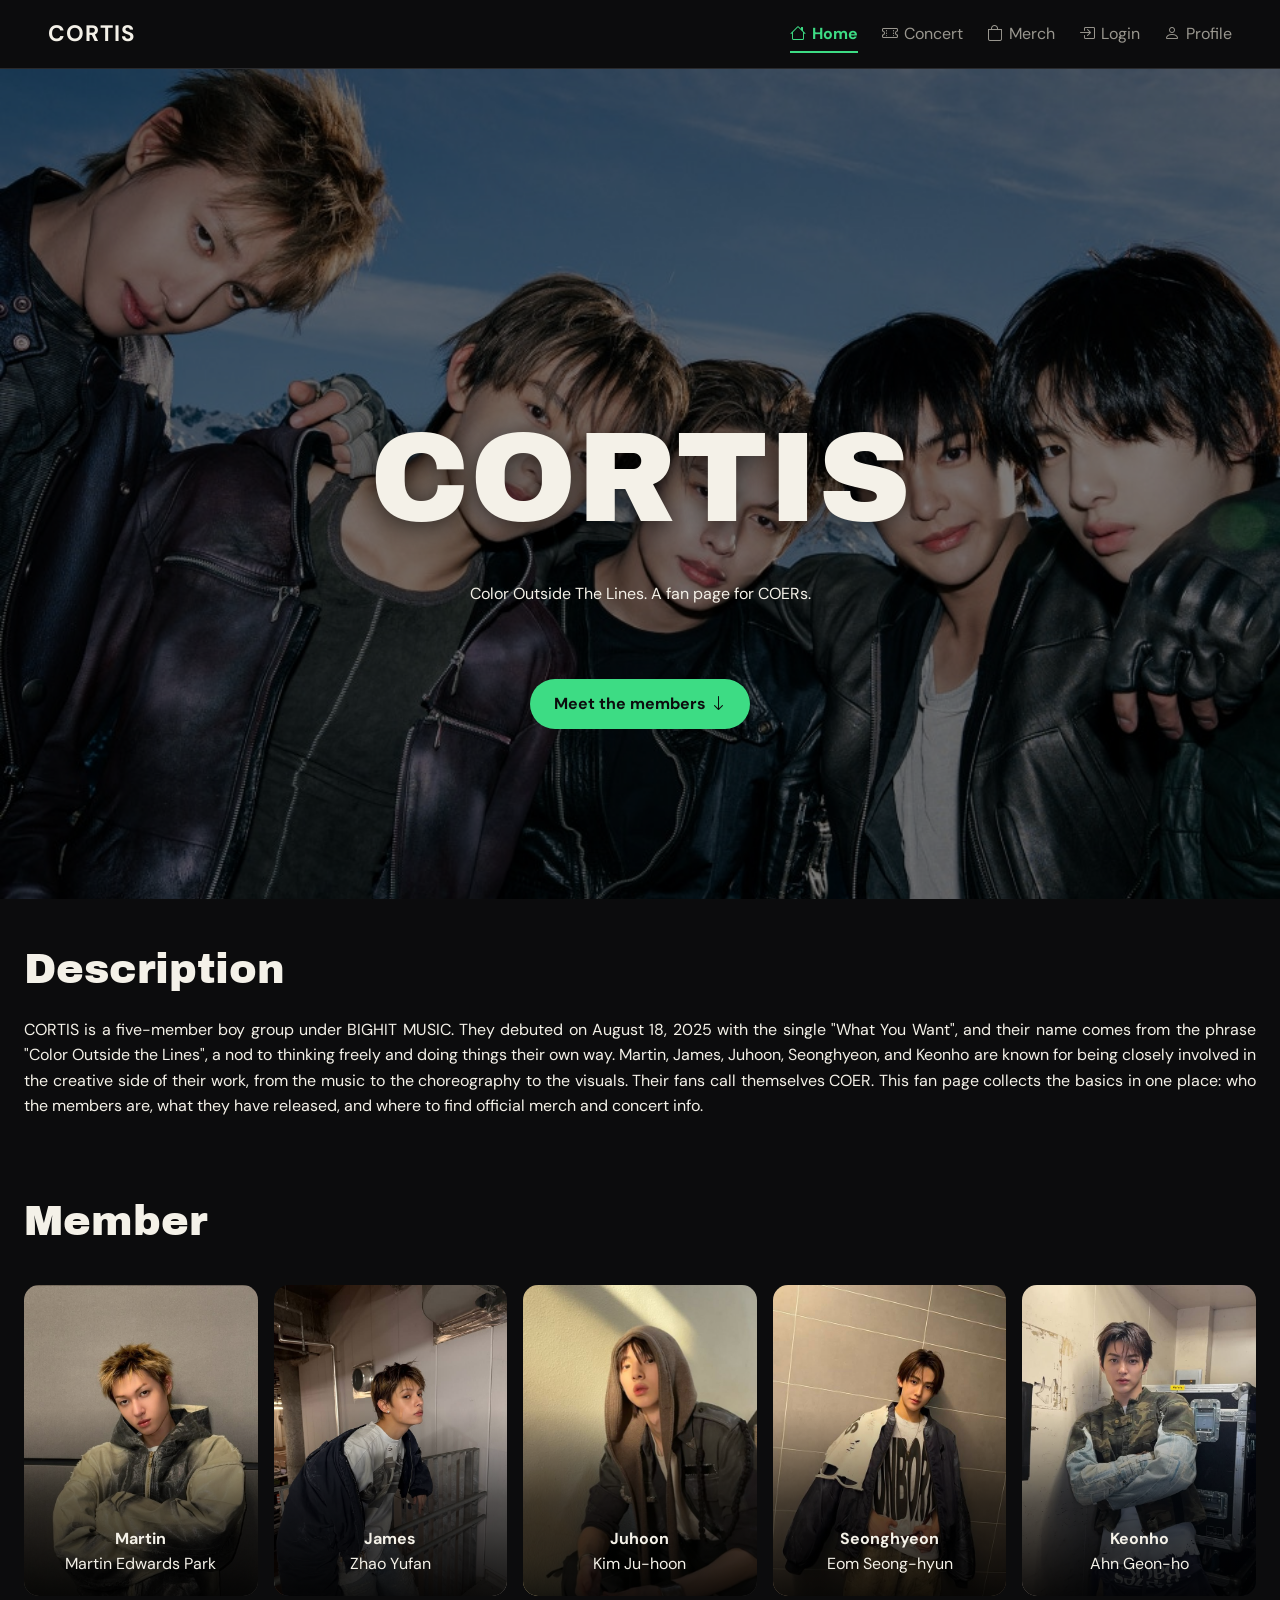
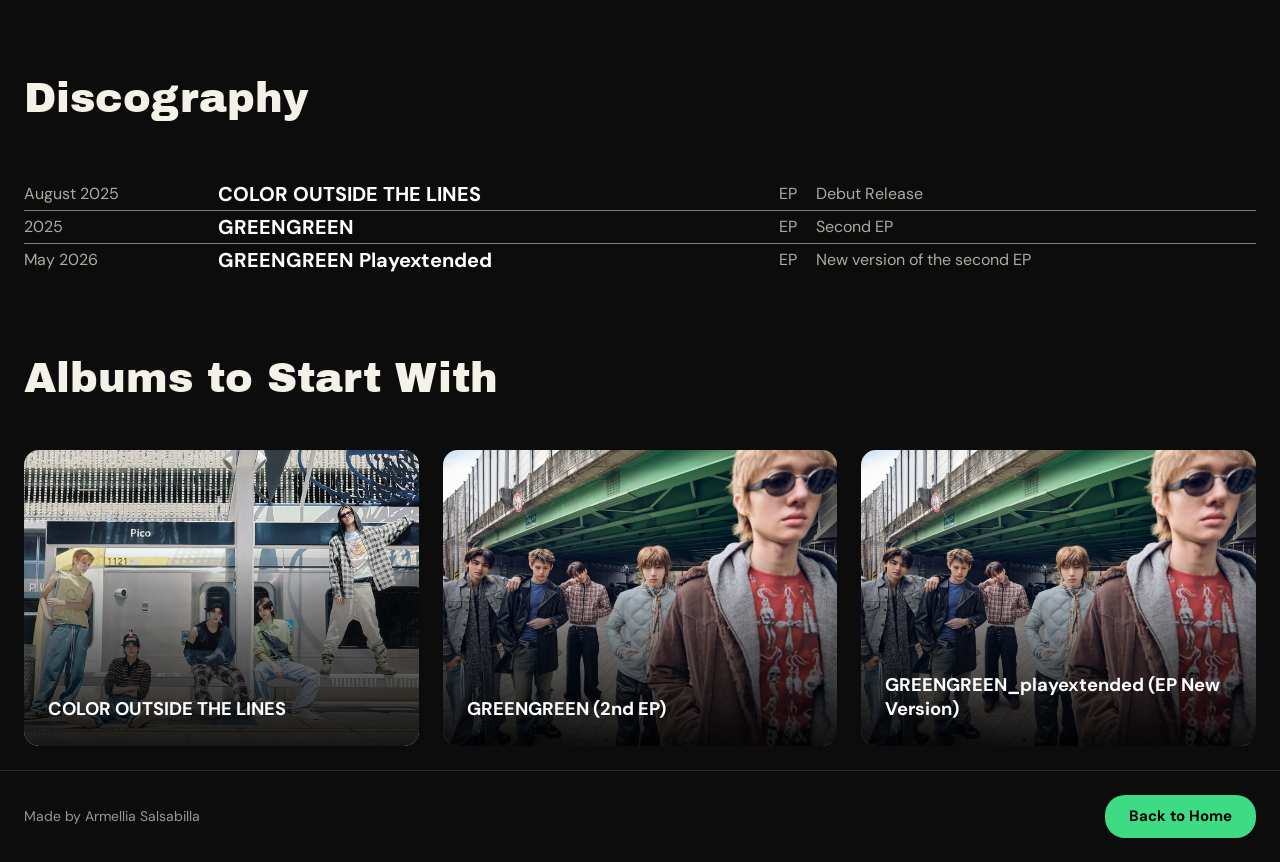
<file: index.html>
<!DOCTYPE html>
<html lang="id">
<head>
    <meta charset="UTF-8">
    <meta name="viewport" content="width=device-width, initial-scale=1.0">
    <title>Cortis</title>
    <link rel="icon" href="images/logo.png" type="image/png">
    <link rel="preconnect" href="https://fonts.googleapis.com">
    <link rel="preconnect" href="https://fonts.gstatic.com" crossorigin>
    <link rel="stylesheet" href="https://fonts.googleapis.com/css2?family=Archivo+Black&family=DM+Sans:wght@400;700&display=swap">
    <link rel="stylesheet" href="https://cdn.jsdelivr.net/npm/bootstrap-icons@1.11.3/font/bootstrap-icons.min.css">
    <link rel="stylesheet" href="css/style.css">
</head>
<body>
    <header class="navbar">
        <div class="header">
            <div class="left-header"><a href="#home">CORTIS</a></div>
            <nav class="right-navbar">
            <ul>
                <li class="home"><a href="index.html" aria-current="page"><i class="bi bi-house"></i> Home</a></li>
                <li class="home"><a href="concert.html"><i class="bi bi-ticket-perforated"></i> Concert</a></li>
                <li class="home"><a href="merch.html"><i class="bi bi-bag"></i> Merch</a></li>
                <li class="home"><a href="login.html"><i class="bi bi-box-arrow-in-right"></i> Login</a></li>
                <li class="home"><a href="profile.html"><i class="bi bi-person"></i> Profile</a></li>
            </ul>
        </nav>
        </div>
    </header>

    <div class="container">
        <main>
            <section class="hero" id="beranda">
                <img src="images/full-memb.jpeg" alt="Foto grup CORTIS">

                <div class="hero-panel hero-panel-left"></div>
                <div class="hero-panel hero-panel-right"></div>

                <div class="hero-content">
                    <h1>CORTIS</h1>
                    <p>Color Outside The Lines. A fan page for COERs.</p>
                    <a class="btn" href="#anggota">Meet the members <i class="bi bi-arrow-down"></i></a>
                </div>
            </section>

            <section class="deskripsi">
                <h3>Description</h3>
                <p>CORTIS is a five-member boy group under BIGHIT MUSIC. They debuted on August 18, 2025 with the single "What You Want", and their name comes from the phrase "Color Outside the Lines", a nod to thinking freely and doing things their own way. Martin, James, Juhoon, Seonghyeon, and Keonho are known for being closely involved in the creative side of their work, from the music to the choreography to the visuals. Their fans call themselves COER. This fan page collects the basics in one place: who the members are, what they have released, and where to find official merch and concert info.</p>
            </section>

            <section class="member" id="anggota">
                <h3>Member</h3>
                <div class="card-member">
                    <div class="card-martin">
                        <img src="images/martin.jpg" alt="Martin">
                        <strong>Martin</strong>
                        <span>Martin Edwards Park</span>
                    </div>
                    <div class="card-james">
                        <img src="images/james.jpg" alt="">
                        <strong>James</strong>
                        <span>Zhao Yufan</span>
                    </div>
                    <div class="card-juhoon">
                        <img src="images/juhoon.jpg" alt="">
                        <strong>Juhoon</strong>
                        <span>Kim Ju-hoon</span>
                    </div>
                    <div class="card-eom">
                        <img src="images/sean.jpg" alt="">
                        <strong>Seonghyeon</strong>
                        <span>Eom Seong-hyun</span>
                    </div>
                    <div class="card-keonho">
                        <img src="images/keonho.jpg" alt="">
                        <strong>Keonho</strong>
                        <span>Ahn Geon-ho</span>
                    </div>
                </div>
            </section>

            <section class="diskografi" id="diskografi">
                <h3>Discography</h3>
                <div class="table-wrap">
                    <table rules="rows">
                        <tbody>
                            <tr>
                                <td>August 2025</td>
                                <td class="color-outside-the-lines">COLOR OUTSIDE THE LINES</td>
                                <td>EP</td>
                                <td>Debut Release</td>
                            </tr>
                            <tr>
                                <td>2025</td>
                                <td class="greengreen">GREENGREEN</td>
                                <td>EP</td>
                                <td>Second EP</td>
                            </tr>
                            <tr>
                                <td>May 2026</td>
                                <td class="greengreen-new">GREENGREEN Playextended</td>
                                <td>EP</td>
                                <td>New version of the second EP</td>
                            </tr>
                        </tbody>
                    </table>
                </div>
            </section>

            <section class="album">
                <h3>Albums to Start With</h3>
                <div class="card-cortis">
                    <img src="images/album-1.jpg" alt="Cover COLOR OUTSIDE THE LINES">
                    <div class="color-outside-the-lines">COLOR OUTSIDE THE LINES</div>
                </div>
                <div class="card-greengreen">
                    <img src="images/album-2.jpg" alt="Cover GREENGREEN">
                    <div class="greengreen">GREENGREEN (2nd EP)</div>
                </div>
                <div class="card-newgreengreen">
                    <img src="images/album-2.jpg" alt="Cover GREENGREEN Playextended">
                    <div class="greengreen-new">GREENGREEN_playextended (EP New Version)</div>
                </div>
            </section>
        </main>
    </div>

    <footer>
        <p>Made by Armellia Salsabilla</p>
        <a href="#home">Back to Home</a>
    </footer>

</body>
</html>
</file>
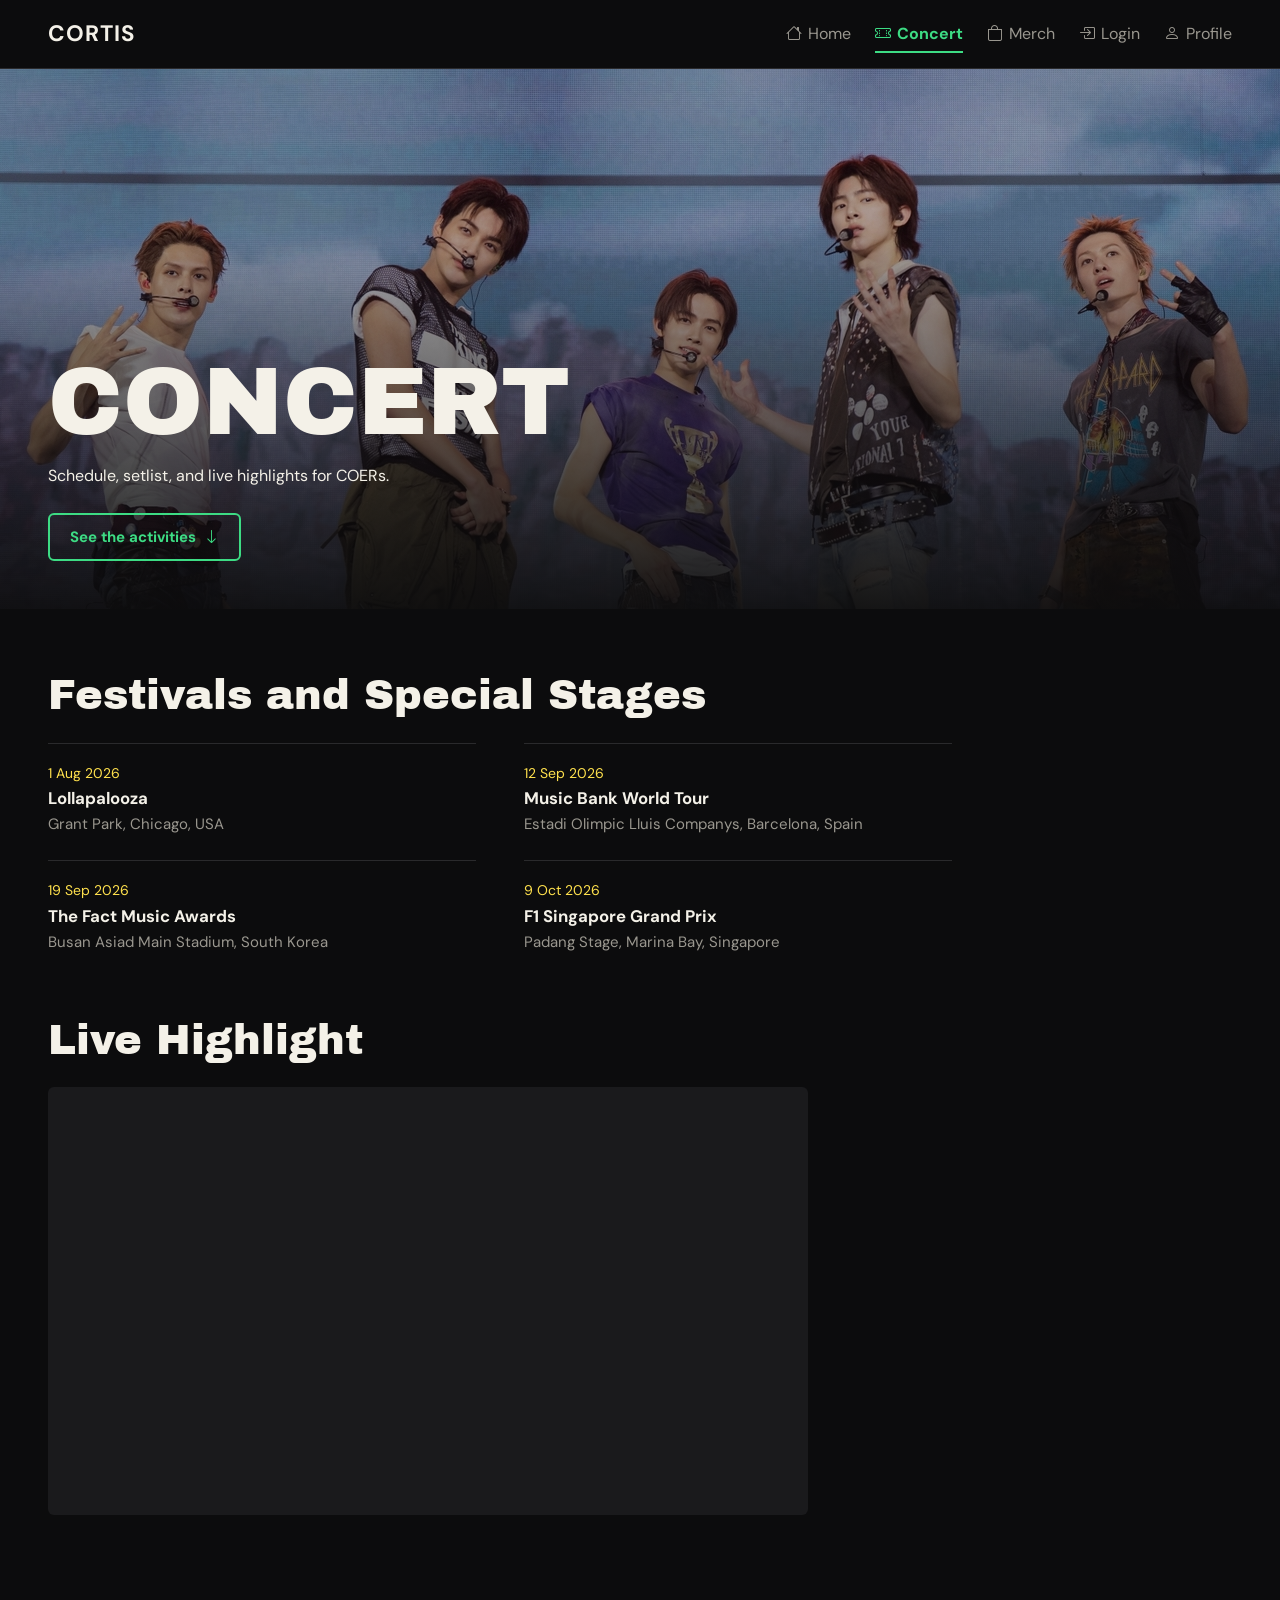
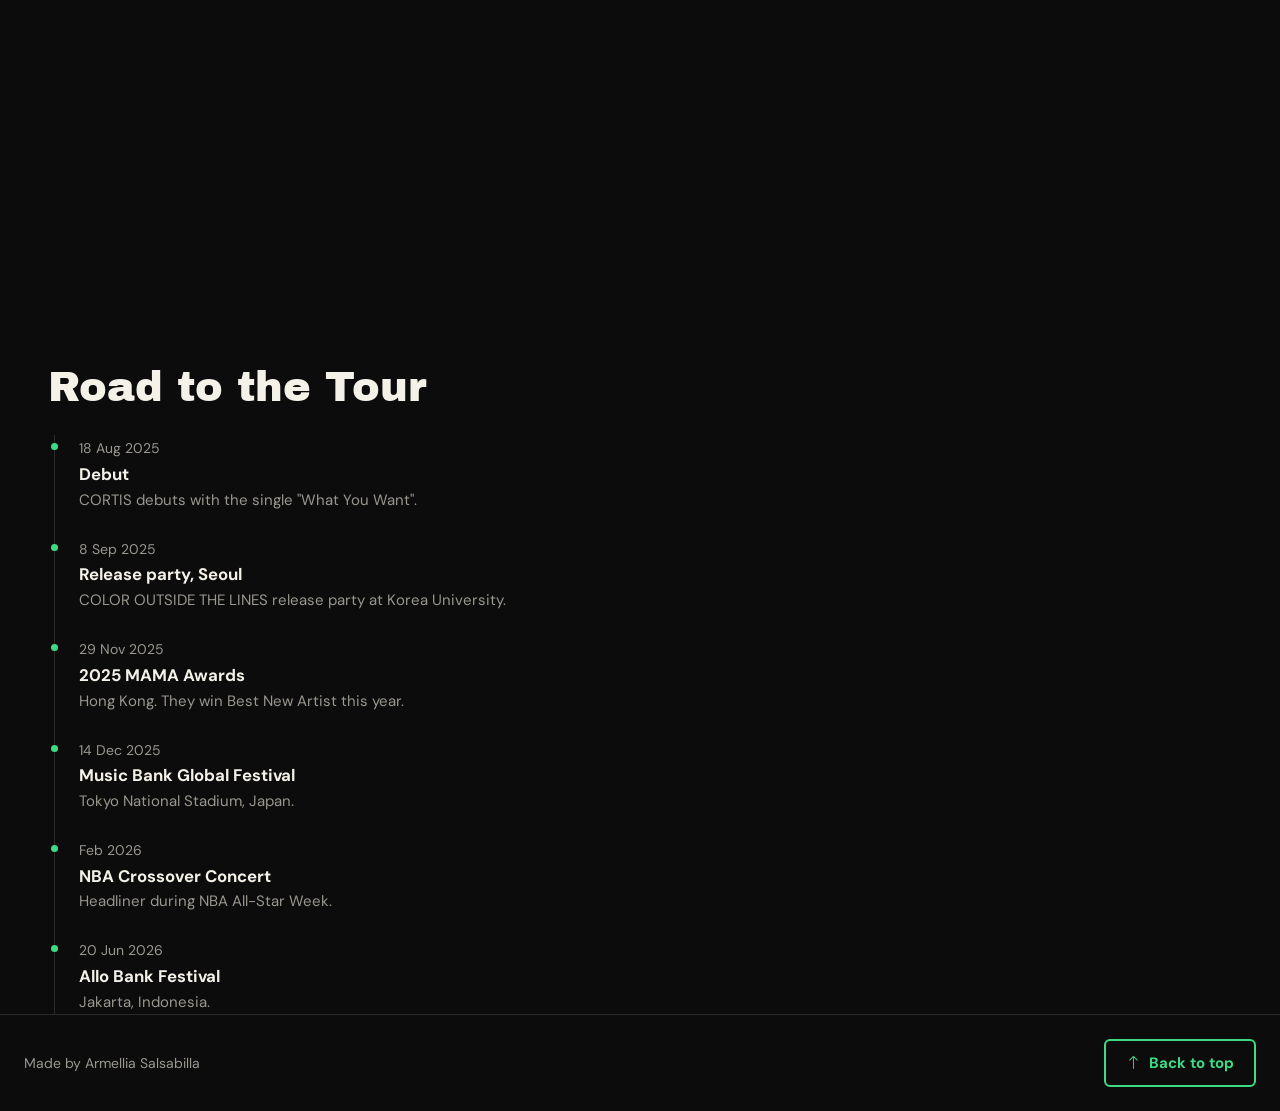
<file: concert.html>
<!DOCTYPE html>
<html lang="en">
<head>
    <meta charset="UTF-8">
    <meta name="viewport" content="width=device-width, initial-scale=1.0">
    <title>Concert - CORTIS Fan Page</title>
    <link rel="icon" href="images/logo.png" type="image/png">
    <link rel="preconnect" href="https://fonts.googleapis.com">
    <link rel="preconnect" href="https://fonts.gstatic.com" crossorigin>
    <link rel="stylesheet" href="https://fonts.googleapis.com/css2?family=Archivo+Black&family=DM+Sans:wght@400;700&display=swap">
    <link rel="stylesheet" href="https://cdn.jsdelivr.net/npm/bootstrap-icons@1.11.3/font/bootstrap-icons.min.css">
    <link rel="stylesheet" href="css/concert.css">
</head>
<body>
    <header class="navbar">
        <div class="header">
            <div class="left-header"><a href="index.html">CORTIS</a></div>
            <nav class="right-navbar">
                <ul>
                    <li class="home"><a href="index.html"><i class="bi bi-house"></i> Home</a></li>
                    <li class="home"><a href="concert.html" aria-current="page"><i class="bi bi-ticket-perforated"></i> Concert</a></li>
                    <li class="home"><a href="merch.html"><i class="bi bi-bag"></i> Merch</a></li>
                    <li class="home"><a href="login.html"><i class="bi bi-box-arrow-in-right"></i> Login</a></li>
                    <li class="home"><a href="profile.html"><i class="bi bi-person"></i> Profile</a></li>
                </ul>
            </nav>
        </div>
    </header>

    <main class="concert">
        <section class="hero" id="beranda">
            <img src="images/concert-1.jpg" alt="CORTIS performing on stage">
            <div class="hero-content">
                <h1>CONCERT</h1>
                <p>Schedule, setlist, and live highlights for COERs.</p>
                <a class="btn" href="#jadwal">See the activities <i class="bi bi-arrow-down"></i></a>
            </div>
        </section>

        <section class="block">
            <h3></i> Festivals and Special Stages</h3>
            <div class="festival-grid">
                <article class="fest">
                    <span class="date">1 Aug 2026</span>
                    <h4>Lollapalooza</h4>
                    <p>Grant Park, Chicago, USA</p>
                </article>
                <article class="fest">
                    <span class="date">12 Sep 2026</span>
                    <h4>Music Bank World Tour</h4>
                    <p>Estadi Olimpic Lluis Companys, Barcelona, Spain</p>
                </article>
                <article class="fest">
                    <span class="date">19 Sep 2026</span>
                    <h4>The Fact Music Awards</h4>
                    <p>Busan Asiad Main Stadium, South Korea</p>
                </article>
                <article class="fest">
                    <span class="date">9 Oct 2026</span>
                    <h4>F1 Singapore Grand Prix</h4>
                    <p>Padang Stage, Marina Bay, Singapore</p>
                </article>
            </div>
        </section>

        <section class="block highlight">
            <div class="video-box">
                <h3></i> Live Highlight</h3>
                <div class="video-frame">
                    <iframe width="560" height="315" src="https://www.youtube.com/embed/TXfeJT8bV1g?si=6T1ConFRs0tStrzX" title="YouTube video player" frameborder="0" allow="accelerometer; autoplay; clipboard-write; encrypted-media; gyroscope; picture-in-picture; web-share" referrerpolicy="strict-origin-when-cross-origin" allowfullscreen></iframe>
                </div>
                <div class="vide-frame">
                    <iframe width="560" height="315" src="https://www.youtube.com/embed/s_SlCF8iYhw?si=cNCibc0ZZ4ARyrL-" title="YouTube video player" frameborder="0" allow="accelerometer; autoplay; clipboard-write; encrypted-media; gyroscope; picture-in-picture; web-share" referrerpolicy="strict-origin-when-cross-origin" allowfullscreen></iframe>
                </div>
            </div>
        </section>

        <section class="block">
            <h3></i> Road to the Tour</h3>
            <ol class="timeline">
                <li><span>18 Aug 2025</span><h4>Debut</h4><p>CORTIS debuts with the single "What You Want".</p></li>
                <li><span>8 Sep 2025</span><h4>Release party, Seoul</h4><p>COLOR OUTSIDE THE LINES release party at Korea University.</p></li>
                <li><span>29 Nov 2025</span><h4>2025 MAMA Awards</h4><p>Hong Kong. They win Best New Artist this year.</p></li>
                <li><span>14 Dec 2025</span><h4>Music Bank Global Festival</h4><p>Tokyo National Stadium, Japan.</p></li>
                <li><span>Feb 2026</span><h4>NBA Crossover Concert</h4><p>Headliner during NBA All-Star Week.</p></li>
                <li><span>20 Jun 2026</span><h4>Allo Bank Festival</h4><p>Jakarta, Indonesia.</p></li>
            </ol>
        </section>
    </main>

    <footer>
        <p>Made by Armellia Salsabilla</p>
        <a href="#beranda"><i class="bi bi-arrow-up"></i> Back to top</a>
    </footer>
</body>
</html>
</file>
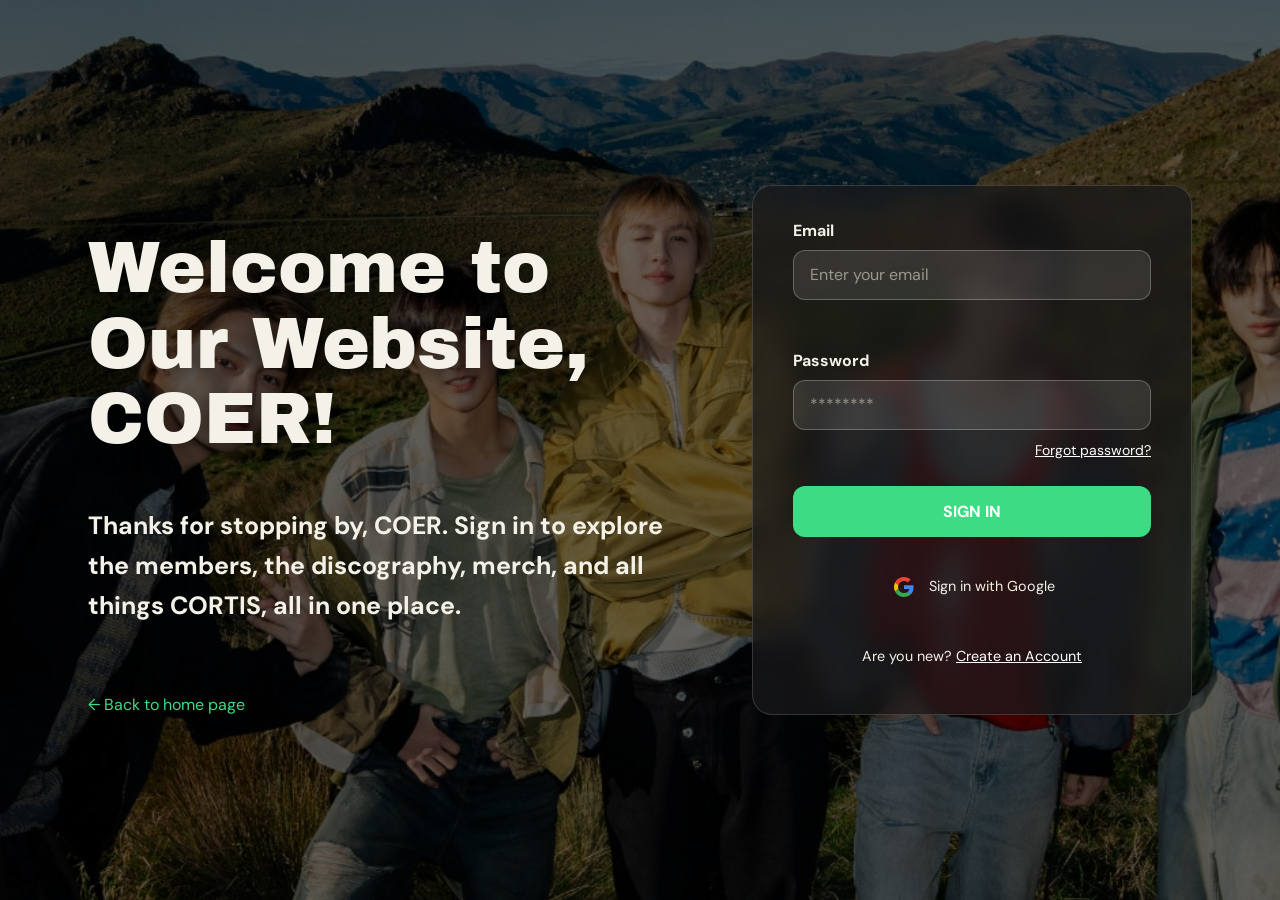
<file: login.html>
<!DOCTYPE html>
<html lang="id">
<head>
    <meta charset="UTF-8">
    <meta name="viewport" content="width=device-width, initial-scale=1.0">
    <title>Login</title>
    <link rel="preconnect" href="https://fonts.googleapis.com">
    <link rel="preconnect" href="https://fonts.gstatic.com" crossorigin>
    <link rel="stylesheet" href="https://fonts.googleapis.com/css2?family=Archivo+Black&family=DM+Sans:wght@400;700&display=swap">
    <link rel="stylesheet" href="css/login.css">
</head>
<body>
    <div class="background">
        <img src="images/fullmemb-2.jpeg" alt="">
    </div>

    <main class="container">
        <div class="card">
            <div class="welcome">
                <h1>Welcome to Our Website, COER!</h1>
                <h5>Thanks for stopping by, COER. Sign in to explore the members, the discography, merch, and all things CORTIS, all in one place.</h5>
                <a href="index.html">&larr; Back to home page</a>
            </div>

            <div class="card-login">
                <form class="form">
                    <div class="email">
                        <label for="email">Email</label>
                        <input type="email" id="email" placeholder="Enter your email">
                    </div>
                    <div class="password">
                        <label for="password">Password</label>
                        <input type="password" id="password" placeholder="********">
                        <a class="forgot" href="#">Forgot password?</a>
                    </div>
                    <button type="submit">SIGN IN</button>
                    <div class="sign-in">
                        <p>
                            <svg viewBox="0 0 48 48" aria-hidden="true">
                                <path fill="#EA4335" d="M24 9.5c3.54 0 6.71 1.22 9.21 3.6l6.85-6.85C35.9 2.38 30.47 0 24 0 14.62 0 6.51 5.38 2.56 13.22l7.98 6.19C12.43 13.72 17.74 9.5 24 9.5z"/>
                                <path fill="#4285F4" d="M46.98 24.55c0-1.57-.15-3.09-.38-4.55H24v9.02h12.94c-.58 2.96-2.26 5.48-4.78 7.18l7.73 6c4.51-4.18 7.09-10.36 7.09-17.65z"/>
                                <path fill="#FBBC05" d="M10.53 28.59c-.48-1.45-.76-2.99-.76-4.59s.27-3.14.76-4.59l-7.98-6.19C.92 16.46 0 20.12 0 24c0 3.88.92 7.54 2.56 10.78l7.97-6.19z"/>
                                <path fill="#34A853" d="M24 48c6.48 0 11.93-2.13 15.89-5.81l-7.73-6c-2.15 1.45-4.92 2.3-8.16 2.3-6.26 0-11.57-4.22-13.47-9.91l-7.98 6.19C6.51 42.62 14.62 48 24 48z"/>
                            </svg> Sign in with Google
                        </p>
                    </div>
                    <p class="signup">Are you new?&nbsp;<a href="#"> Create an Account</a></p>
                </form>
            </div>
        </div>
    </main>
</body>
</html>
</file>
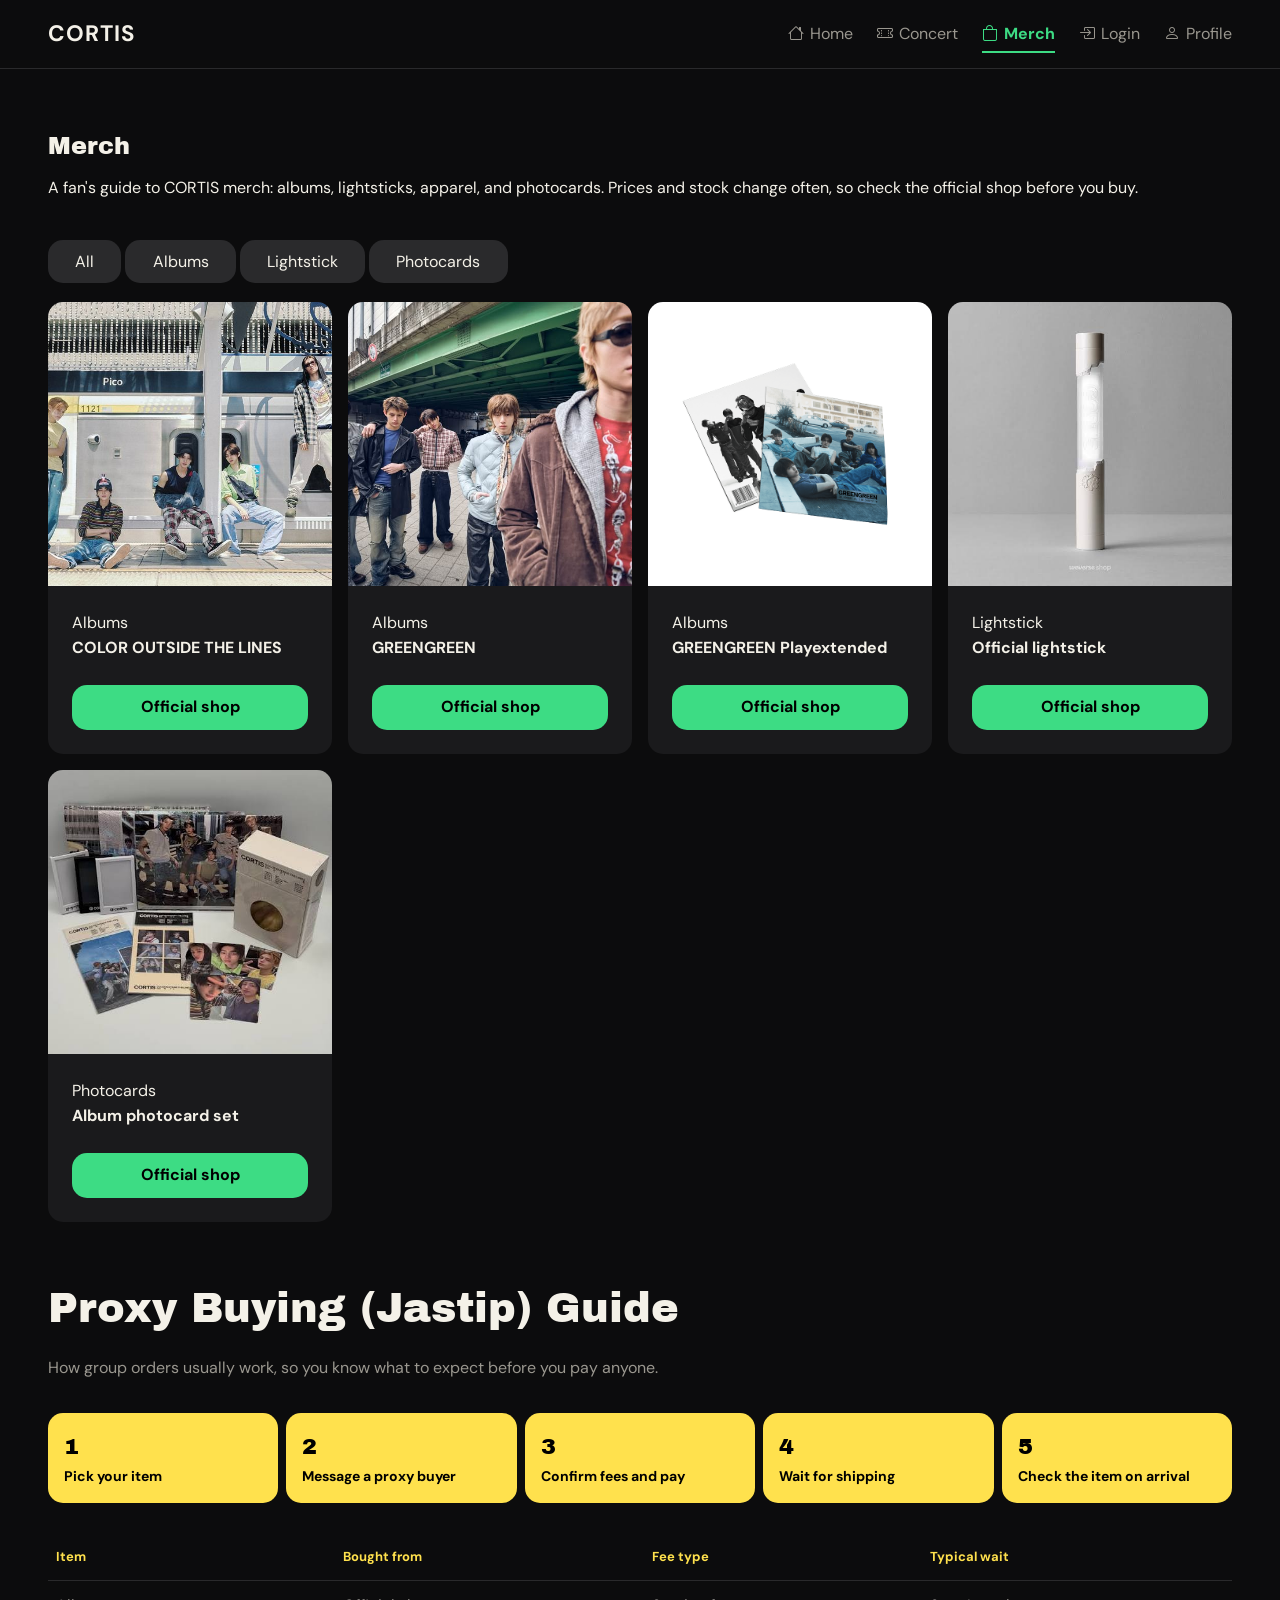
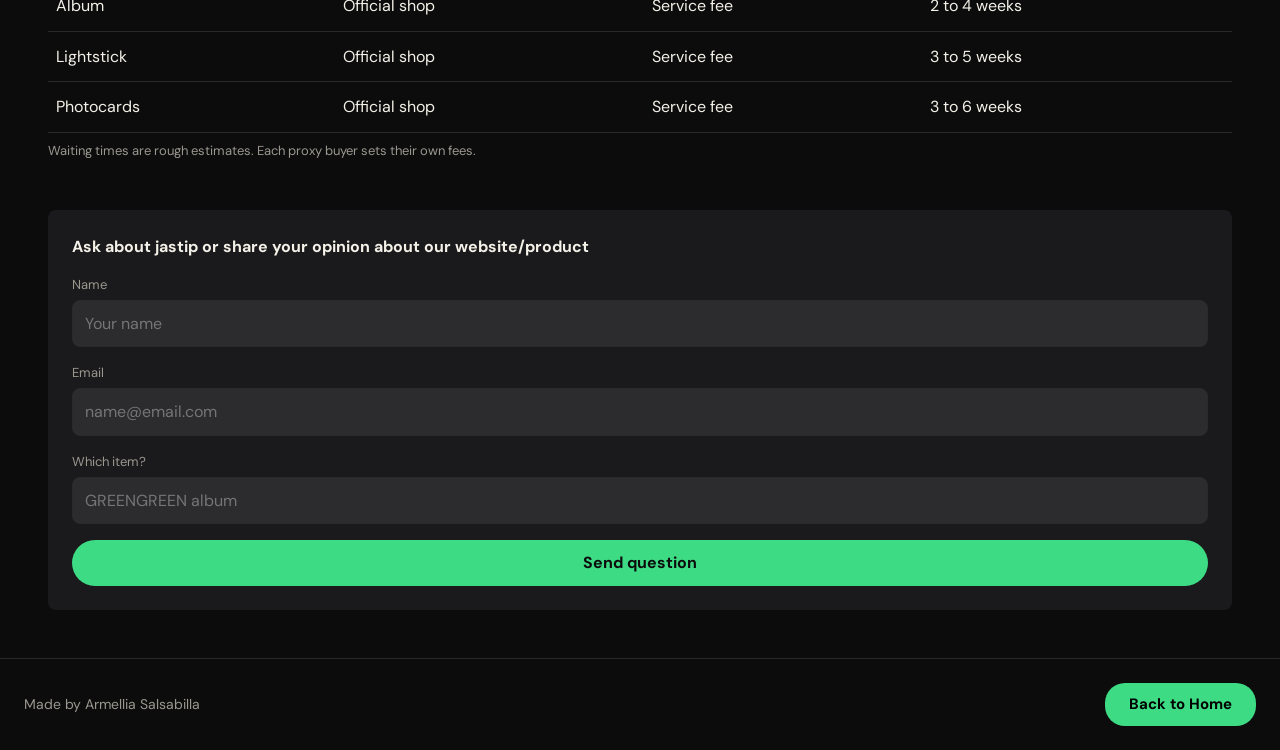
<file: merch.html>
<!DOCTYPE html>
<html lang="en">
  <head>
    <meta charset="UTF-8" />
    <meta name="viewport" content="width=device-width, initial-scale=1.0" />
    <title>Merch - CORTIS Fan Page</title>
    <link rel="icon" href="images/logo.png" type="image/png" />
    <link rel="preconnect" href="https://fonts.googleapis.com" />
    <link rel="preconnect" href="https://fonts.gstatic.com" crossorigin />
    <link rel="stylesheet" href="https://fonts.googleapis.com/css2?family=Archivo+Black&family=DM+Sans:wght@400;700&display=swap" />
    <link rel="stylesheet" href="https://cdn.jsdelivr.net/npm/bootstrap-icons@1.11.3/font/bootstrap-icons.min.css" />
    <link rel="stylesheet" href="css/merch.css" />
  </head>
  <body>
    <header class="navbar">
      <div class="header">
        <div class="left-header"><a href="index.html">CORTIS</a></div>
        <nav class="right-navbar">
          <ul>
            <li class="home"><a href="index.html"><i class="bi bi-house"></i> Home</a></li>
            <li class="home"><a href="concert.html"><i class="bi bi-ticket-perforated"></i> Concert</a></li>
            <li class="home"><a href="merch.html" aria-current="page"><i class="bi bi-bag"></i> Merch</a></li>
            <li class="home"><a href="login.html"><i class="bi bi-box-arrow-in-right"></i> Login</a></li>
            <li class="home"><a href="profile.html"><i class="bi bi-person"></i> Profile</a></li>
          </ul>
        </nav>
      </div>
    </header>

    <main class="merch">
      <section class="merch-info" id="katalog">
        <h1>Merch</h1>
        <p>
          A fan's guide to CORTIS merch: albums, lightsticks, apparel, and
          photocards. Prices and stock change often, so check the official shop
          before you buy.
        </p>

        <div class="chips">
          <label for="f-all">All</label>
          <label for="f-albums">Albums</label>
          <label for="f-lightstick">Lightstick</label>
          <label for="f-photocards">Photocards</label>
        </div>

        <div class="product-grid">
          <article class="product albums">
            <img src="images/album-1.jpg" alt="Cover COLOR OUTSIDE THE LINES" />
            <div class="product-body">
              <span>Albums</span>
              <h4>COLOR OUTSIDE THE LINES</h4>
              <a class="shop" href="https://shop.weverse.io" target="_blank" rel="noopener noreferrer">Official shop</a>
            </div>
          </article>

          <article class="product albums">
            <img src="images/album-2.jpg" alt="Cover GREENGREEN" />
            <div class="product-body">
              <span>Albums</span>
              <h4>GREENGREEN</h4>
              <a class="shop" href="https://shop.weverse.io" target="_blank" rel="noopener noreferrer">Official shop</a>
            </div>
          </article>

          <article class="product albums">
            <img src="images/greengreen_playextended.png" alt="Cover GREENGREEN Playextended" />
            <div class="product-body">
              <span>Albums</span>
              <h4>GREENGREEN Playextended</h4>
              <a class="shop" href="https://shop.weverse.io" target="_blank" rel="noopener noreferrer">Official shop</a>
            </div>
          </article>

          <article class="product lightstick">
            <div class="ph"><img src="images/lightstick.jpg" alt="Official CORTIS lightstick" /></div>
            <div class="product-body">
              <span>Lightstick</span>
              <h4>Official lightstick</h4>
              <a class="shop" href="https://shop.weverse.io" target="_blank" rel="noopener noreferrer">Official shop</a>
            </div>
          </article>

          <article class="product photocards">
            <div class="ph"><img src="images/photocards.jpg" alt="Album photocard set" /></div>
            <div class="product-body">
              <span>Photocards</span>
              <h4>Album photocard set</h4>
              <a class="shop" href="https://shop.weverse.io" target="_blank" rel="noopener noreferrer">Official shop</a>
            </div>
          </article>
        </div>
      </section>

      <section class="jastip" id="jastip">
        <h3>Proxy Buying (Jastip) Guide</h3>
        <p class="sub">
          How group orders usually work, so you know what to expect before you
          pay anyone.
        </p>

        <ol class="steps">
          <li><strong>1</strong>Pick your item</li>
          <li><strong>2</strong>Message a proxy buyer</li>
          <li><strong>3</strong>Confirm fees and pay</li>
          <li><strong>4</strong>Wait for shipping</li>
          <li><strong>5</strong>Check the item on arrival</li>
        </ol>

        <div class="table-wrap">
          <table>
            <thead>
              <tr>
                <th>Item</th>
                <th>Bought from</th>
                <th>Fee type</th>
                <th>Typical wait</th>
              </tr>
            </thead>
            <tbody>
              <tr>
                <td>Album</td>
                <td>Official shop</td>
                <td>Service fee</td>
                <td>2 to 4 weeks</td>
              </tr>
              <tr>
                <td>Lightstick</td>
                <td>Official shop</td>
                <td>Service fee</td>
                <td>3 to 5 weeks</td>
              </tr>
              <tr>
                <td>Photocards</td>
                <td>Official shop</td>
                <td>Service fee</td>
                <td>3 to 6 weeks</td>
              </tr>
            </tbody>
          </table>
        </div>
        <p class="note">
          Waiting times are rough estimates. Each proxy buyer sets their own
          fees.
        </p>

          <form class="ask" action="#">
            <h4>Ask about jastip or share your opinion about our website/product</h4>
            <label for="nama">Name</label>
            <input type="text" id="nama" placeholder="Your name" />
            <label for="email">Email</label>
            <input type="email" id="email" placeholder="name@email.com" />
            <label for="item">Which item?</label>
            <input type="text" id="item" placeholder="GREENGREEN album" />
            <button type="submit">Send question</button>
          </form>
        </div>
      </section>
    </main>

    <footer>
      <p>Made by Armellia Salsabilla</p>
      <a href="index.html">Back to Home</a>
    </footer>
  </body>
</html>
</file>
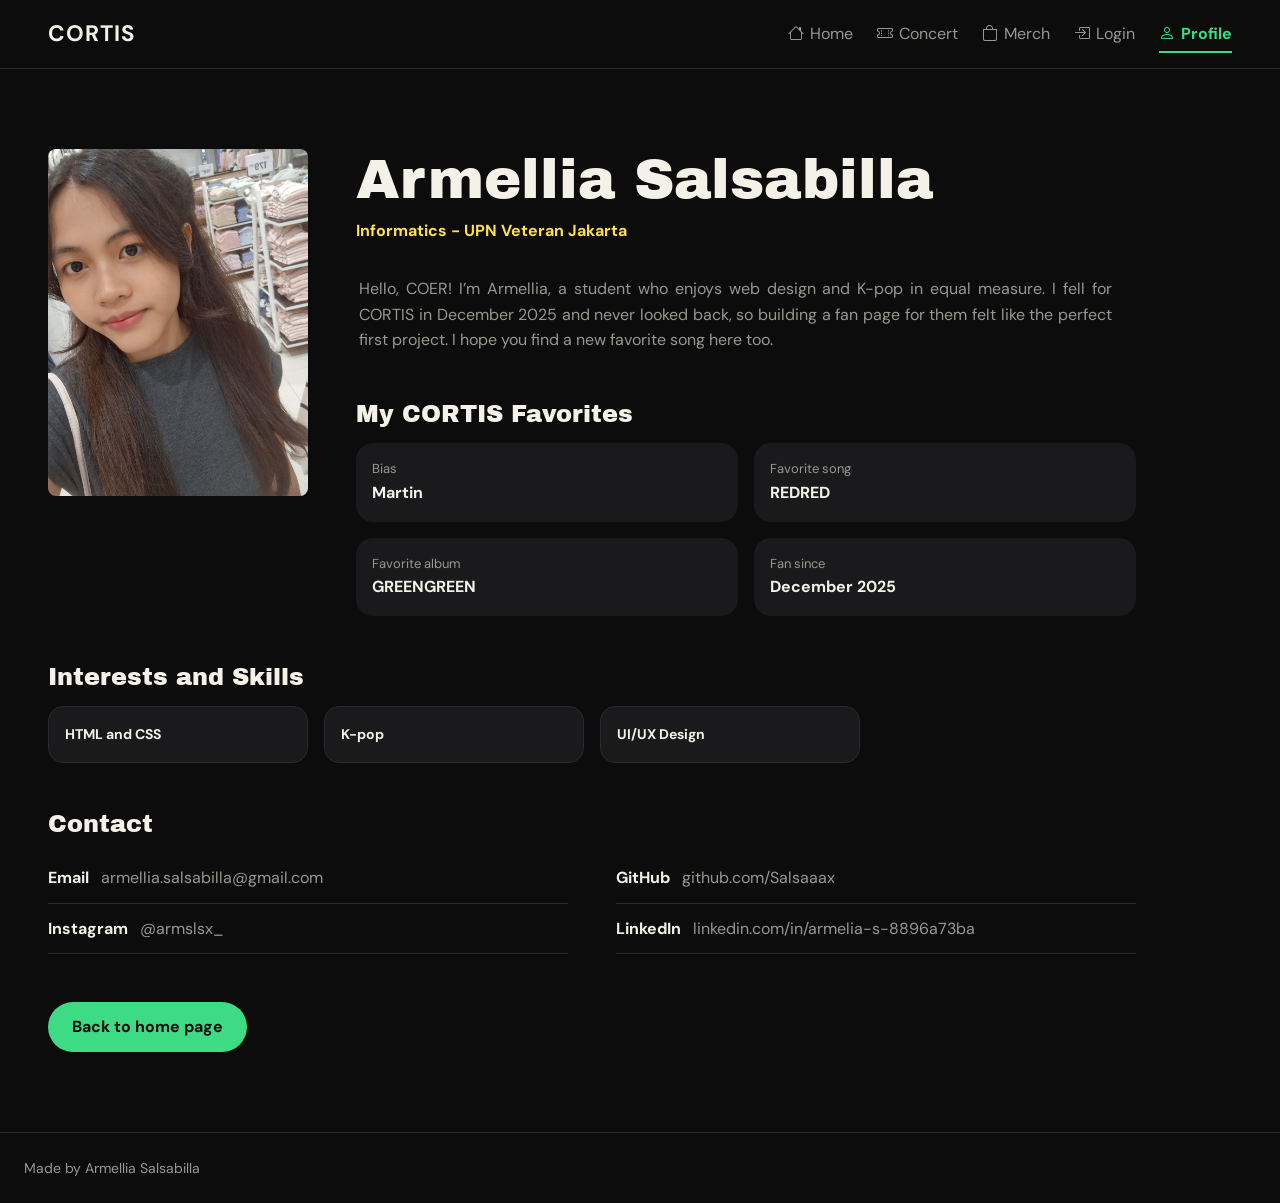
<file: profile.html>
<!DOCTYPE html>
<html lang="en">
<head>
    <meta charset="UTF-8">
    <meta name="viewport" content="width=device-width, initial-scale=1.0">
    <title>Profile - CORTIS Fan Page</title>
    <link rel="icon" href="images/logo.png" type="image/png">
    <link rel="preconnect" href="https://fonts.googleapis.com">
    <link rel="preconnect" href="https://fonts.gstatic.com" crossorigin>
    <link rel="stylesheet" href="https://fonts.googleapis.com/css2?family=Archivo+Black&family=DM+Sans:wght@400;700&display=swap">
    <link rel="stylesheet" href="https://cdn.jsdelivr.net/npm/bootstrap-icons@1.11.3/font/bootstrap-icons.min.css">
    <link rel="stylesheet" href="css/style.css">
    <link rel="stylesheet" href="css/profile.css">
</head>
<body>
    <header class="navbar">
        <div class="header">
            <div class="left-header"><a href="index.html">CORTIS</a></div>
            <nav class="right-navbar">
                <ul>
                    <li class="home"><a href="index.html"><i class="bi bi-house"></i> Home</a></li>
                    <li class="home"><a href="concert.html"><i class="bi bi-ticket-perforated"></i> Concert</a></li>
                    <li class="home"><a href="merch.html"><i class="bi bi-bag"></i> Merch</a></li>
                    <li class="home"><a href="login.html"><i class="bi bi-box-arrow-in-right"></i> Login</a></li>
                    <li class="home"><a href="profile.html" aria-current="page"><i class="bi bi-person"></i> Profile</a></li>
                </ul>
            </nav>
        </div>
    </header>

    <main>
        <section class="profil">
            <div class="foto">
                <img src="images/profil-amel.jpg" alt="Photo of Armellia Salsabilla">
            </div>

            <div class="data-diri">
                <div class="nama"><h1>Armellia Salsabilla</h1></div>
                <div class="prodi"><p>Informatics - UPN Veteran Jakarta</p></div>
                <div class="deskripsi">
                    <p>Hello, COER! I’m Armellia, a student who enjoys web design and K-pop in equal measure. I fell for CORTIS in December 2025 and never looked back, so building a fan page for them felt like the perfect first project. I hope you find a new favorite song here too.</p>
                </div>
                <div class="favorit">
                    <h2>My CORTIS Favorites</h2>
                    <dl>
                        <div><dt>Bias</dt><dd>Martin</dd></div>
                        <div><dt>Favorite song</dt><dd>REDRED</dd></div>
                        <div><dt>Favorite album</dt><dd>GREENGREEN</dd></div>
                        <div><dt>Fan since</dt><dd>December 2025</dd></div>
                    </dl>
                </div>
            </div>

            <div class="minat">
                <h2>Interests and Skills</h2>
                <ul>
                    <li>HTML and CSS</li>
                    <li>K-pop</li>
                    <li>UI/UX Design</li>
                </ul>
            </div>

            <div class="contact">
                <h2>Contact</h2>
                <ul>
                    <li><strong>Email</strong> <a href="mailto:armellia.salsabilla@gmail.com">armellia.salsabilla@gmail.com</a></li>
                    <li><strong>GitHub</strong> <a href="https://github.com/Salsaaax" target="_blank" rel="noopener noreferrer">github.com/Salsaaax</a></li>
                    <li><strong>Instagram</strong> <a href="https://instagram.com/armslsx_" target="_blank" rel="noopener noreferrer">@armslsx_</a></li>
                    <li><strong>LinkedIn</strong> <a href="https://linkedin.com/in/armelia-s-8896a73ba" target="_blank" rel="noopener noreferrer">linkedin.com/in/armelia-s-8896a73ba</a></li>
                </ul>
            </div>

            <a class="btn" href="index.html">Back to home page</a>

        </section>
    </main>

    <footer>
        <p>Made by Armellia Salsabilla</p>
    </footer>

</body>
</html>
</file>
<file: css/style.css>
:root {
  --bg:       #0c0c0d;
  --surface:  #1a1a1c;
  --line:     #2a2a2c;
  --text:     #f4f1e8;
  --text-dim: #9a978f;
  --yellow:   #ffe14d;
  --blue:     #2f4bff;
  --green:    #3ddc84;
  --rose:     #f0668c;
  --red:      #d9382b;

  --space-1: 8px;
  --space-2: 16px;
  --space-3: 24px;
  --space-4: 48px;
  --space-5: 80px;

  --radius: 8px;
  --container: 1000px;
}

*, *::before, *::after {
  box-sizing: border-box;
  margin: 0;
  padding: 0;
}

html {
  scroll-behavior: smooth;
  scroll-padding-top: 80px;
}

body {
  font-family: "DM Sans", Arial, sans-serif;
  font-size: 16px;
  line-height: 1.6;
  color: var(--text);
  background: var(--bg);
}

h1, h2, h3 {
  font-family: "Archivo Black", "Arial Black", sans-serif;
  font-weight: 400;
  line-height: 1.1;
}

h3 {                          
  font-size: clamp(1.8rem, 4vw, 2.6rem);
  margin-bottom: var(--space-3);
}

img { max-width: 100%; display: block; }
a { color: var(--green); }

.home a {
    display: flex;
    align-items: center;
    gap: 6px;
    color: var(--text-dim);
    text-decoration: none;
}

.home a:hover,
.home a:focus-visible { color: var(--green); }

.home a[aria-current="page"] {
    position: relative;
    color: var(--green);
    font-weight: 700;
}

.home a[aria-current="page"]::after {
    content: "";
    position: absolute;
    left: 0;
    right: 0;
    bottom: -6px;
    height: 2px;
    background: var(--green);
}

.btn,
footer a {
    display: inline-flex;
    align-items: center;
    gap: 8px;
}

h3 i {
    margin-right: 8px;
    color: var(--green);
}

.navbar {
    position: sticky;
    top: 0;
    z-index: 100;
    background: var(--bg);
    border-bottom: 1px solid var(--line);
    justify-content: center;
}

.hero {
    position: relative;
    min-height: 85vh;
    display: grid;
    place-items: center;
    overflow: hidden;
    background: var(--surface);
    min-height: calc(100vh - 70px);
}

.hero > img {
    position: absolute;       
    inset: 0;             
    width: 100%;
    height: 100%;
    object-fit: cover;   
    object-position: center 30%;        
    z-index: 0;
}

.hero-content {
    display: flex;
    justify-content: center;
    flex-direction: column;
    align-items: center;
    margin: 8rem;
    position: relative;
    z-index: 2;
    text-align: center;
    padding: 0 var(--space-2);
}

.hero-content h1 {
    padding-bottom: 2rem;
    font-size: clamp(3.5rem, 12vw, 8rem);
    text-shadow: 0 4px 24px rgba(0, 0, 0, 0.6);
}

.hero-content p {
    padding-bottom: 3rem;
}

.hero::before {
    content: "";
    position: absolute;
    inset: 0;
    background: rgba(0, 0, 0, 0.5);
    z-index: 1;
}

.header {
    display: flex;
    justify-content: space-between;
    align-items: center;
    padding: var(--space-2) var(--space-4);
}

.left-header a {
  font-size: 1.4rem;
  font-weight: 700;
  letter-spacing: 1px;
  color: var(--text);
  text-decoration: none;
}

.right-navbar ul {
  display: flex;
  gap: var(--space-3);
  list-style: none;
}

.home a {
  color: var(--text-dim);
  text-decoration: none;
}

.home a:hover,
.home a:focus-visible { color: var(--green); }

.btn {
  display: inline-block;
  margin-top: var(--space-3);
  padding: 12px 24px;
  background: var(--green);
  color: var(--bg);
  font-weight: 700;
  text-decoration: none;
  border-radius: 99px;
}

.btn:hover { background: var(--red); }

.deskripsi {
    padding-top: 3rem;
    padding-left: 1.5rem;
    padding-right: 1.5rem;
    text-align: justify;
}

.member {
    padding: 1.5rem;
    padding-top: 5rem;
}

.card-member {
    display: grid;
    justify-content: center;
    text-align: center;
    grid-template-columns: repeat(5, 1fr); 
    gap: var(--space-2);
    width: 100%;
    padding-top: 1rem;
}

.card-member > div {
    position: relative;
    display: flex;
    flex-direction: column;
    justify-content: flex-end;
    aspect-ratio: 3 / 4;
    overflow: hidden;
    border-radius: 15px;
    padding: 0;
}

.card-member > div::before {
    content: "";
    position: absolute;
    inset: 0;
    z-index: 1;
    background: linear-gradient(
        to top,
        rgba(0, 0, 0, 0.9) 0%,
        rgba(0, 0, 0, 0.6) 30%,
        transparent 60%
    );
}

.card-member img {
    grid-area: 1 / 1 / 4 / 2;
    width: 100%;
    height: 100%;
    position: absolute;
    object-fit: cover;
    object-position: center top;       
    transition: transform 0.3s;
    margin: 0;
}

.card-member strong,
.card-member span {
  position: relative;
  z-index: 2;
  display: block;
}

.card-member span { padding-bottom: 1.2rem; }

.diskografi {
    padding: 1.5rem;
    padding-top: 3.5rem;
    justify-content: center;
    width: 100%;
}

table {
    width: 100%;
    border-collapse: collapse;
}

.color-outside-the-lines, .greengreen, .greengreen-new {
    font-size: 20px;
    font-weight: bold;
    color: white;
}

.table-wrap {
    display: block;
    justify-content: center;
    align-items: center;
    width: 100%;
    padding-top: 2rem;
    overflow-x: auto;
    color: #adaaa0;
}

.album {
    display: grid;
    grid-template-columns: repeat(3, 1fr);
    gap: var(--space-3);
    padding: 1.5rem;
    padding-top: 3.5rem;
    cursor: pointer;
}

.album h3 { grid-column: 1 / -1; }

.album > div {
    position: relative;
    display: flex;
    flex-direction: column;
    justify-content: flex-end; 
    aspect-ratio: 4 / 3;   
    overflow: hidden;
    border-radius: 15px;
}

.album img {
    position: absolute;
    inset: 0;
    width: 100%;
    height: 100%;
    object-fit: cover;
    object-position: center;
    transition: transform 0.3s;
}

.album > div:hover img { transform: scale(1.05); }

.album > div::before {
    content: "";
    position: absolute;
    inset: 0;
    z-index: 1;
    background: linear-gradient(
        to top,
        rgba(0, 0, 0, 0.9) 0%,
        rgba(0, 0, 0, 0.5) 35%,
        transparent 65%
    );
}

.album .color-outside-the-lines,
.album .greengreen,
.album .greengreen-new {
    position: relative;
    z-index: 2;
    padding: var(--space-3);
    font-size: 1.15rem;
    line-height: 1.3;
}

footer {
    display: flex;
    justify-content: space-between;
    align-items: center;
    padding: var(--space-3) 0;
    border-top: 1px solid var(--line);
    color: var(--text-dim);
    font-size: 14px;
    padding-left: 1.5rem;
    padding-right: 1.5rem;
}

footer a {
    background: var(--green);
    border-radius: 20px;
    color: black;
    padding: 0.6rem 1.5rem;
    text-decoration: none;
    font-weight: bold;
    font-size: 15px;
}
</file>
<file: css/concert.css>
:root {
  --bg:       #0c0c0d;
  --surface:  #1a1a1c;
  --line:     #2a2a2c;
  --text:     #f4f1e8;
  --text-dim: #9a978f;
  --yellow:   #ffe14d;
  --blue:     #2f4bff;
  --green:    #3ddc84;
  --rose:     #f0668c;
  --red:      #d9382b;

  --space-1: 8px;
  --space-2: 16px;
  --space-3: 24px;
  --space-4: 48px;
  --space-5: 80px;

  --radius: 8px;
  --container: 1000px;
}

*, *::before, *::after {
  box-sizing: border-box;
  margin: 0;
  padding: 0;
}

html {
  scroll-behavior: smooth;
  scroll-padding-top: 80px;
}

body {
  font-family: "DM Sans", Arial, sans-serif;
  font-size: 16px;
  line-height: 1.6;
  color: var(--text);
  background: var(--bg);
}

h1, h2, h3 {
  font-family: "Archivo Black", "Arial Black", sans-serif;
  font-weight: 400;
  line-height: 1.1;
}

h3 {
  font-size: clamp(1.8rem, 4vw, 2.6rem);
  margin-bottom: var(--space-3);
}

img { max-width: 100%; display: block; }
a { color: var(--green); }

h3 i {
  margin-right: 8px;
  color: var(--green);
}

.navbar {
  position: sticky;
  top: 0;
  z-index: 100;
  background: var(--bg);
  border-bottom: 1px solid var(--line);
  justify-content: center;
}

.header {
  display: flex;
  justify-content: space-between;
  align-items: center;
  padding: var(--space-2) var(--space-4);
}

.left-header a {
  font-size: 1.4rem;
  font-weight: 700;
  letter-spacing: 1px;
  color: var(--text);
  text-decoration: none;
}

.right-navbar ul {
  display: flex;
  gap: var(--space-3);
  list-style: none;
}

.home a {
  display: flex;
  align-items: center;
  gap: 6px;
  color: var(--text-dim);
  text-decoration: none;
}

.home a:hover,
.home a:focus-visible { color: var(--green); }

.home a[aria-current="page"] {
  position: relative;
  color: var(--green);
  font-weight: 700;
}

.home a[aria-current="page"]::after {
  content: "";
  position: absolute;
  left: 0;
  right: 0;
  bottom: -6px;
  height: 2px;
  background: var(--green);
}

.btn,
footer a {
  display: inline-flex;
  align-items: center;
  gap: 8px;
  padding: 10px 20px;
  border: 2px solid var(--green);
  border-radius: 6px;
  background: transparent;
  color: var(--green);
  font-weight: 700;
  font-size: 15px;
  text-decoration: none;
  transition: background 0.15s, color 0.15s;
}

.btn:hover,
.btn:focus-visible,
footer a:hover,
footer a:focus-visible {
  background: var(--green);
  color: var(--bg);
}

.hero {
  position: relative;
  display: grid;
  align-items: end;
  justify-items: start;
  min-height: 60vh;
  overflow: hidden;
  background: var(--surface);
}

.hero > img {
  position: absolute;
  inset: 0;
  width: 100%;
  height: 100%;
  object-fit: cover;
  object-position: center 30%;
  z-index: 0;
}

.hero::before {
  content: "";
  position: absolute;
  inset: 0;
  background: linear-gradient(to top, rgba(12, 12, 13, 0.95) 0%, rgba(12, 12, 13, 0.3) 70%);
  z-index: 1;
}

.hero-content {
  position: relative;
  z-index: 2;
  padding: var(--space-4) 3rem;
  text-align: left;
}

.hero-content h1 {
  font-size: clamp(3rem, 9vw, 6rem);
  padding-bottom: var(--space-1);
}

.hero-content p {
  max-width: 40ch;
  padding-bottom: var(--space-3);
  color: var(--text);
}

.block {
  max-width: 1000px;
  padding: 4rem 3rem 0;
}

.note {
  max-width: 60ch;
  margin-bottom: var(--space-3);
  font-size: 15px;
  color: var(--text-dim);
}

.ticket-list {
  list-style: none;
  border-top: 1px solid var(--line);
}

.ticket {
  display: grid;
  grid-template-columns: 120px 1fr auto;
  align-items: center;
  gap: var(--space-3);
  padding: 1rem 0;
  border-bottom: 1px solid var(--line);
}

.ticket-date strong {
  display: block;
  font-family: "Archivo Black", "Arial Black", sans-serif;
  font-weight: 400;
  font-size: 1.5rem;
  line-height: 1.1;
}

.ticket-date span {
  font-size: 14px;
  color: var(--text-dim);
}

.ticket-info h4 {
  font-size: 1.05rem;
}

.ticket-info p {
  font-size: 15px;
  color: var(--text-dim);
}

.status {
  font-size: 14px;
  color: var(--text-dim);
}

.status.birthday {
  color: var(--rose);
  font-weight: 700;
}

.ticket.special {
  border-left: 3px solid var(--rose);
  padding-left: var(--space-2);
}

.festival-grid {
  display: grid;
  grid-template-columns: repeat(2, 1fr);
  gap: var(--space-3) var(--space-4);
}

.fest {
  padding-top: var(--space-2);
  border-top: 1px solid var(--line);
}

.fest .date {
  font-size: 14px;
  color: var(--yellow);
}

.fest h4 {
  font-size: 1.05rem;
}

.fest p {
  font-size: 15px;
  color: var(--text-dim);
}

.timeline {
  list-style: none;
  margin-left: 6px;
  padding-left: var(--space-3);
  border-left: 1px solid var(--line);
}

.timeline li {
  position: relative;
  padding-bottom: var(--space-3);
}

.timeline li:last-child { padding-bottom: 0; }

.timeline li::before {
  content: "";
  position: absolute;
  left: calc(-1 * var(--space-3) - 4px);
  top: 8px;
  width: 7px;
  height: 7px;
  border-radius: 50%;
  background: var(--green);
}

.timeline span {
  font-size: 14px;
  color: var(--text-dim);
}

.timeline h4 {
  font-size: 1.05rem;
}

.timeline p {
  font-size: 15px;
  color: var(--text-dim);
}

.highlight {
  padding-bottom: 4rem;
}

.video-box {
  max-width: 760px;
}

.video-frame {
  aspect-ratio: 16 / 9;
  overflow: hidden;
  border-radius: 6px;
  background: var(--surface);
}

.video-frame iframe {
  width: 100%;
  height: 100%;
  border: 0;
}

footer {
  display: flex;
  justify-content: space-between;
  align-items: center;
  padding: var(--space-3) 1.5rem;
  border-top: 1px solid var(--line);
  color: var(--text-dim);
  font-size: 14px;
}

@media (max-width: 800px) {
  .header { padding: var(--space-2); }
  .right-navbar ul { gap: var(--space-2); flex-wrap: wrap; justify-content: flex-end; }

  .hero-content,
  .block { padding-left: 1.5rem; padding-right: 1.5rem; }

  .ticket {
    grid-template-columns: 90px 1fr;
    gap: var(--space-2);
  }

  .status { grid-column: 2; }

  .festival-grid { grid-template-columns: 1fr; }
}
</file>
<file: css/login.css>
:root {
    --bg:       #0c0c0d;
    --text:     #f4f1e8;
    --text-dim: #9a978f;
    --yellow:   #ffe14d;
    --blue:     #2f4bff;
    --rose:     #f0668c;
    --green:    #3ddc84;
    --red:      #d9382b;
}

*, *::before, *::after {
    box-sizing: border-box;
}

body {
    margin: 0;
    font-family: "DM Sans", Arial, sans-serif;
    font-size: 16px;
    line-height: 1.6;
    color: var(--text);
    background: var(--bg);
}

.background {
    position: fixed;
    inset: 0;
    z-index: 0;
}

.background img {
    width: 100%;
    height: 100%;
    object-fit: cover;
    object-position: center;
}

.background::after {
    content: "";
    position: absolute;
    inset: 0;
    background: rgba(0, 0, 0, 0.6);
}

.container {
    position: relative;
    z-index: 1;
    min-height: 100vh;
    display: flex;
    justify-content: center;
    align-items: center;
    padding: 2rem;
}

.card {
    display: flex;
    flex-direction: row;
    align-items: center;
    gap: 4rem;
}

.welcome {
    width: 600px;
}

.welcome h1 {
    max-width: 14ch;
    font-family: "Archivo Black", "Arial Black", sans-serif;
    font-weight: 400;
    font-size: clamp(2.5rem, 6vw, 4.5rem);
    line-height: 1.05;
    text-shadow: 0 4px 24px rgba(0, 0, 0, 0.6);
}

.welcome h5 {
    font-size: 25px;
}

.welcome a {
    display: inline-block;
    margin-top: 1.5rem;
    color: var(--green);
    text-decoration: none;
}

.welcome a:hover { text-decoration: underline; }

.card-login {
    width: 440px;
    padding: 2rem 2.5rem;
    background: rgba(26, 26, 28, 0.7);
    backdrop-filter: blur(10px);
    border: 1px solid rgba(255, 255, 255, 0.15);
    border-radius: 20px;
}

.form {
    display: flex;
    flex-direction: column;
}

.email { padding-bottom: 3rem; }

.email label,
.password label {
    display: block;
    margin-bottom: 0.4rem;
    font-weight: 700;
}

.password p {
    margin-top: 5px;
    display: flex;
    text-align: left;
    font-size: 0.8rem;
    text-decoration: underline;
}

.password p:hover { text-decoration: none; cursor: pointer; }

.form input {
    width: 100%;
    padding: 0.7rem 1rem;
    font: inherit;
    color: var(--text);
    background: rgba(255, 255, 255, 0.1);
    border: 1px solid rgba(255, 255, 255, 0.25);
    border-radius: 12px;                 
}

.form input::placeholder { color: var(--text-dim); }

.form input:focus {
    outline: 2px solid var(--green);
    background: rgba(255, 255, 255, 0.15);
}

.form button {
    margin-top: 1.5rem;
    padding: 0.8rem;
    font: inherit;
    font-weight: 700;
    color: white;
    background: var(--green);
    border: none;
    border-radius: 12px;                   
    cursor: pointer;
}

.form button:hover { background: var(--red); border: 2px solid; border-color: var(--green); }

.form p { 
    font-size: 0.9rem; 
    display: flex; 
    justify-content: center; 
    padding-top: 1.5rem;
}

.forgot {
    display: block;       
    margin-top: 0.6rem;
    text-align: right;      
    font-size: 14px;
    color: white;
}

.sign-in p {
    display: flex;
    justify-content: center;
    align-items: center;
    gap: 0.6rem;
    cursor: pointer;
}

.sign-in svg {
    width: 30px;
    height: 20px;
    flex-shrink: 0;
}

.signup {
    margin-top: 0.5rem;
}

.signup a {
    color: white;
}

.forgot:hover, .signup a:hover { text-decoration: none; }
</file>
<file: css/merch.css>
:root {
  --bg:       #0c0c0d;
  --surface:  #1a1a1c;
  --line:     #2a2a2c;
  --text:     #f4f1e8;
  --text-dim: #9a978f;
  --yellow:   #ffe14d;
  --blue:     #2f4bff;
  --green:    #3ddc84;
  --rose:     #f0668c;
  --red:      #d9382b;

  --space-1: 8px;
  --space-2: 16px;
  --space-3: 24px;
  --space-4: 48px;
  --space-5: 80px;

  --radius: 8px;
  --container: 1000px;
}

*, *::before, *::after {
  box-sizing: border-box;
  margin: 0;
  padding: 0;
}

html {
  scroll-behavior: smooth;
  scroll-padding-top: 80px;
}

body {
  font-family: "DM Sans", Arial, sans-serif;
  font-size: 16px;
  line-height: 1.6;
  color: var(--text);
  background: var(--bg);
}

h1, h2, h3 {
  font-family: "Archivo Black", "Arial Black", sans-serif;
  font-weight: 400;
  line-height: 1.1;
}

h3 {                          
  font-size: clamp(1.8rem, 4vw, 2.6rem);
  margin-bottom: var(--space-3);
}

img { max-width: 100%; display: block; }
a { color: var(--green); }

.home a {
    display: flex;
    align-items: center;
    gap: 6px;
}

.btn,
footer a {
    display: inline-flex;
    align-items: center;
    gap: 8px;
}

h3 i {
    margin-right: 8px;
    color: var(--green);
}

.navbar {
    position: sticky;
    top: 0;
    z-index: 100;
    background: var(--bg);
    border-bottom: 1px solid var(--line);
    justify-content: center;
}

.hero {
    position: relative;
    min-height: 85vh;
    display: grid;
    place-items: center;
    overflow: hidden;
    background: var(--surface);
    min-height: calc(100vh - 70px);
}     

.hero::before {
    content: "";
    position: absolute;
    inset: 0;
    background: rgba(0, 0, 0, 0.5);
    z-index: 1;
}

.header {
    display: flex;
    justify-content: space-between;
    align-items: center;
    padding: var(--space-2) var(--space-4);
}

.left-header a {
  font-size: 1.4rem;
  font-weight: 700;
  letter-spacing: 1px;
  color: var(--text);
  text-decoration: none;
}

.right-navbar ul {
  display: flex;
  gap: var(--space-3);
  list-style: none;
}

main {
    padding-left: 3rem;
    padding-right: 3rem;
}

.home a {
    display: flex;
    align-items: center;
    gap: 6px;
    color: var(--text-dim);
    text-decoration: none;
}

.home a:hover,
.home a:focus-visible { color: var(--green); }

.home a[aria-current="page"] {
    position: relative;
    color: var(--green);
    font-weight: 700;
}

.home a[aria-current="page"]::after {
    content: "";
    position: absolute;
    left: 0;
    right: 0;
    bottom: -6px;
    height: 2px;
    background: var(--green);
}

.btn {
  display: inline-block;
  margin-top: var(--space-3);
  padding: 12px 24px;
  background: var(--green);
  color: var(--bg);
  font-weight: 700;
  text-decoration: none;
  border-radius: 99px;
}

.btn:hover { background: var(--text); }

.merch {
    padding-top: 4rem;
}

.merch-info p {
    padding-top: 1rem;
}

.chips {
    padding-top: 3rem;
}

.chips label {
    background: var(--line);
    padding: 0.7rem 1.7rem;
    border-radius: 15px;
    align-items: center;
    cursor: pointer;
}

.chips label:hover {
    background: var(--green);
}

.product {
    display: flex;
    flex-direction: column;
    overflow: hidden;
    background: var(--surface);
    border-radius: 15px;
}

.product-grid {
    padding-top: 1.7rem;
    display: grid;
    grid-template-columns: repeat(4, 1fr);
    gap: var(--space-2);
}

.product-body {
    display: flex;
    flex-direction: column;
    padding: 1.5rem;
}

.product-body a {
    background: var(--green);
    color: black;
    text-decoration: none;
    margin-top: 1.5rem;
    padding: 0.6rem 1.5rem;
    justify-content: center;
    align-items: center;
    cursor: pointer;
    border-radius: 15px;
    font-weight: bold;
}

.product-body a:hover {
    background: var(--red);
    color: var(--bg);
    transition: background 0.2s, transform 0.2s, box-shadow 0.2s;
}

.product-body .shop {
    display: block;
    width: 100%;
    align-items: center;
    text-align: center;
}

.product:hover { border-color: var(--green); }
.product img,
.ph {
    width: 100%;
    aspect-ratio: 1 / 1;
    object-fit: cover;
}

.jastip {
    padding-top: 4rem;
}

.sub { color: var(--text-dim); }

.steps {
    display: grid;
    grid-template-columns: repeat(5, 1fr);
    gap: var(--space-1);
    margin-top: 2rem;
    list-style: none;
}
.steps li {
    padding: var(--space-2);
    background: var(--yellow);
    color: black;
    border-radius: 15px;
    font-size: 14px;
    font-weight: 700;
}
.steps strong {
    display: block;
    font-family: "Archivo Black", "Arial Black", sans-serif;
    font-weight: 400;
    font-size: 1.4rem;
}

.table-wrap { margin-top: 2rem; overflow-x: auto; }
table { width: 100%; border-collapse: collapse; }
th, td {
    padding: 12px 8px;
    text-align: left;
    border-bottom: 1px solid var(--line);
}
th { font-size: 13px; color: var(--yellow); }
td { color: var(--text); }
tbody tr:hover { background: var(--surface); }

.note { margin-top: var(--space-1); font-size: 13px; color: var(--text-dim); padding-bottom: 3rem; }

.ask {
    display: flex;
    flex-direction: column;
    padding: var(--space-3);
    background: var(--surface);
    border-radius: var(--radius);
}
.ask h4 { margin-bottom: var(--space-2); }
.ask label { margin-bottom: 4px; font-size: 13px; color: var(--text-dim); }
.ask input {
    margin-bottom: var(--space-2);
    padding: 10px 12px;
    font: inherit;
    color: var(--text);
    background: rgba(255, 255, 255, 0.08);
    border: 1px solid var(--line);
    border-radius: var(--radius);
}
.ask input:focus { outline: 2px solid var(--green); }
.ask button {
    padding: 10px;
    font: inherit;
    font-weight: 700;
    color: var(--bg);
    background: var(--green);
    border: none;
    border-radius: 99px;
    cursor: pointer;
}
.ask button:hover { background: var(--text); }

.ph {
    display: grid;
    place-items: center;
    background: #26262a;
    color: var(--text-dim);
    font-size: 13px;
}

footer {
    display: flex;
    justify-content: space-between;
    align-items: center;
    padding: var(--space-3) 0;
    border-top: 1px solid var(--line);
    color: var(--text-dim);
    font-size: 14px;
    padding-left: 1.5rem;
    padding-right: 1.5rem;
    margin-top: 3rem;
}

footer a {
    background: var(--green);
    border-radius: 20px;
    color: black;
    padding: 0.6rem 1.5rem;
    text-decoration: none;
    font-weight: bold;
    font-size: 15px;
}
</file>
<file: css/profile.css>
:root {
  --bg:       #0c0c0d;
  --surface:  #1a1a1c;
  --line:     #2a2a2c;
  --text:     #f4f1e8;
  --text-dim: #9a978f;
  --yellow:   #ffe14d;
  --blue:     #2f4bff;
  --rose:     #f0668c;
  --green:    #3ddc84;
  --red:      #d9382b;

  --space-1: 8px;
  --space-2: 16px;
  --space-3: 24px;
  --space-4: 48px;
  --space-5: 80px;

  --radius: 8px;
  --container: 1000px;
}

*, *::before, *::after {
  box-sizing: border-box;
  margin: 0;
  padding: 0;
}

html {
  scroll-behavior: smooth;
  scroll-padding-top: 80px;
}

body {
  font-family: "DM Sans", Arial, sans-serif;
  font-size: 16px;
  line-height: 1.6;
  color: var(--text);
  background: var(--bg);
}

.navbar {
    position: sticky;
    top: 0;
    z-index: 100;
    background: var(--bg);
    border-bottom: 1px solid var(--line);
    justify-content: center;
}

.header {
    display: flex;
    justify-content: space-between;
    align-items: center;
    padding: var(--space-2) var(--space-4);
}

.home a {
    display: flex;
    align-items: center;
    gap: 6px;
    color: var(--text-dim);
    text-decoration: none;
}

.home a:hover,
.home a:focus-visible { color: var(--green); }

.home a[aria-current="page"] {
    position: relative;
    color: var(--green);
    font-weight: 700;
}

.home a[aria-current="page"]::after {
    content: "";
    position: absolute;
    left: 0;
    right: 0;
    bottom: -6px;
    height: 2px;
    background: var(--green);
}

.btn {
  display: inline-block;
  margin-top: var(--space-3);
  padding: 12px 24px;
  background: var(--green);
  color: var(--bg);
  font-weight: 700;
  text-decoration: none;
  border-radius: 99px;
}

.btn:hover { background: var(--red); }

.profil {
    width: 85%;
    margin-left: 3rem;
    padding: var(--space-5) 0;
    display: grid;
    grid-template-columns: 260px 1fr;
    column-gap: var(--space-4);
    row-gap: var(--space-4);
    align-items: start;
}

.foto {
    grid-column: 1;
    aspect-ratio: 3 / 4;
    overflow: hidden;
    background: var(--surface);
    border-radius: var(--radius);
}

.foto img {
    width: 100%;
    height: 100%;
    object-fit: cover;
    object-position: center top;
}

.data-diri { grid-column: 2; }

.nama h1 {
    font-size: clamp(2rem, 5vw, 3.5rem);
}

.prodi p {
    margin: var(--space-1) 0 var(--space-2);
    color: var(--yellow);
    font-weight: 700;
}

.deskripsi {
    padding-top: 1rem;
    padding-left: 0.2rem;
}

.deskripsi p {
    max-width: 70ch;
    color: var(--text-dim);
}

.favorit { margin-top: var(--space-4); }

.favorit h2 {
    margin-bottom: var(--space-2);
    font-size: 1.5rem;
}

.favorit dl {
    display: grid;
    grid-template-columns: repeat(2, 1fr);
    gap: var(--space-2);
}

.favorit dl div {
    padding: var(--space-2);
    background: var(--surface);
    border-radius: 17px;
}

.favorit dt {
    font-size: 13px;
    color: var(--text-dim);
}

.favorit dd {
    font-weight: 700;
}

.minat,
.contact,
.profil > .btn { grid-column: 1 / -1; }

.minat h2,
.contact h2 {
    margin-bottom: var(--space-2);
    font-size: 1.5rem;
}

.minat ul {
    display: grid;
    grid-template-columns: repeat(4, 1fr);
    gap: var(--space-2);
    list-style: none;
}

.minat li {
    padding: var(--space-2);
    background: var(--surface);
    border: 1px solid var(--line);
    border-radius: 15px;
    font-size: 14px;
    font-weight: 700;
}

.contact ul {
    display: grid;
    grid-template-columns: 1fr 1fr;
    column-gap: var(--space-4);
    list-style: none;
}

.contact li {
    padding: 12px 0;
    border-bottom: 1px solid var(--line);
    color: var(--text-dim);
}

.contact strong {
    margin-right: var(--space-1);
    color: var(--text);
}

.contact a { color: var(--text-dim); text-decoration: none; }
.contact a:hover { color: var(--yellow); }

.profil > .btn { justify-self: start; margin-top: 0; }

footer {
    display: flex;
    justify-content: space-between;
    align-items: center;
    padding: var(--space-3) 0;
    border-top: 1px solid var(--line);
    color: var(--text-dim);
    font-size: 14px;
    padding-left: 1.5rem;
    padding-right: 1.5rem;
}
</file>
